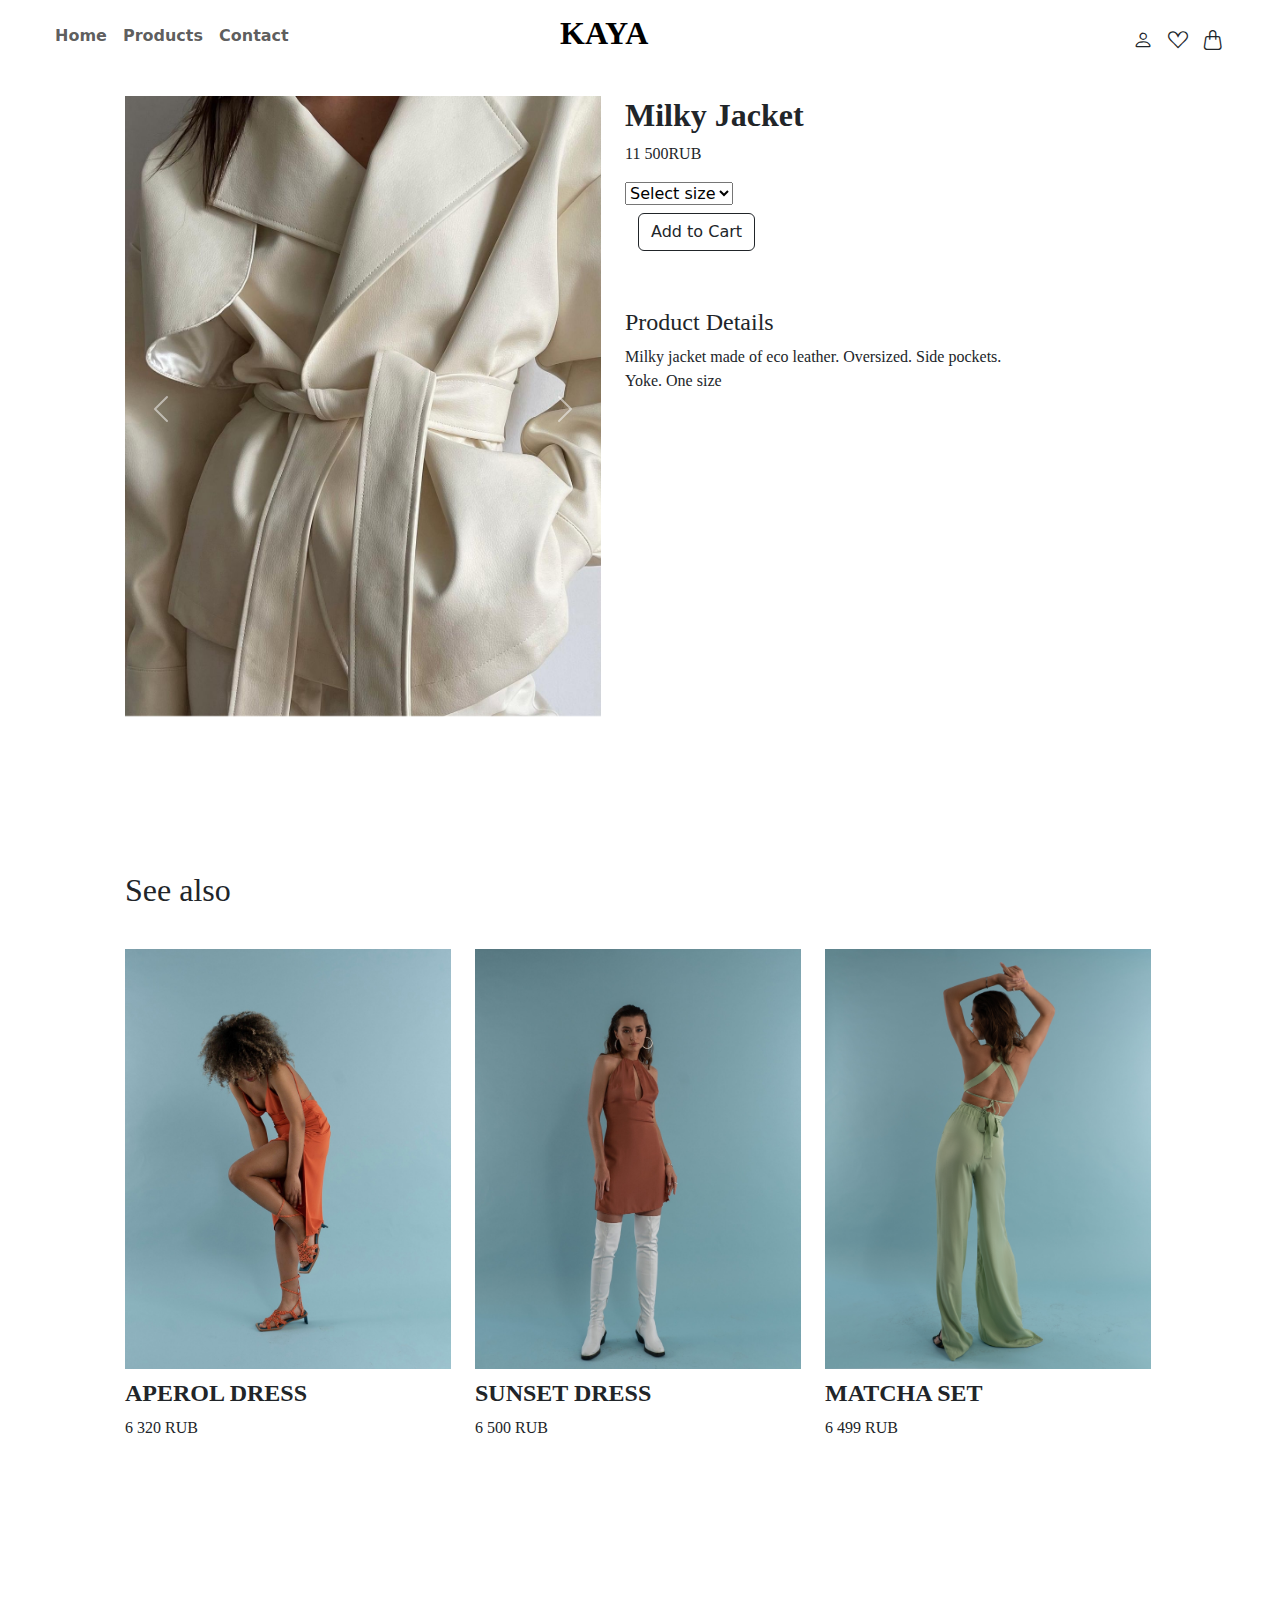
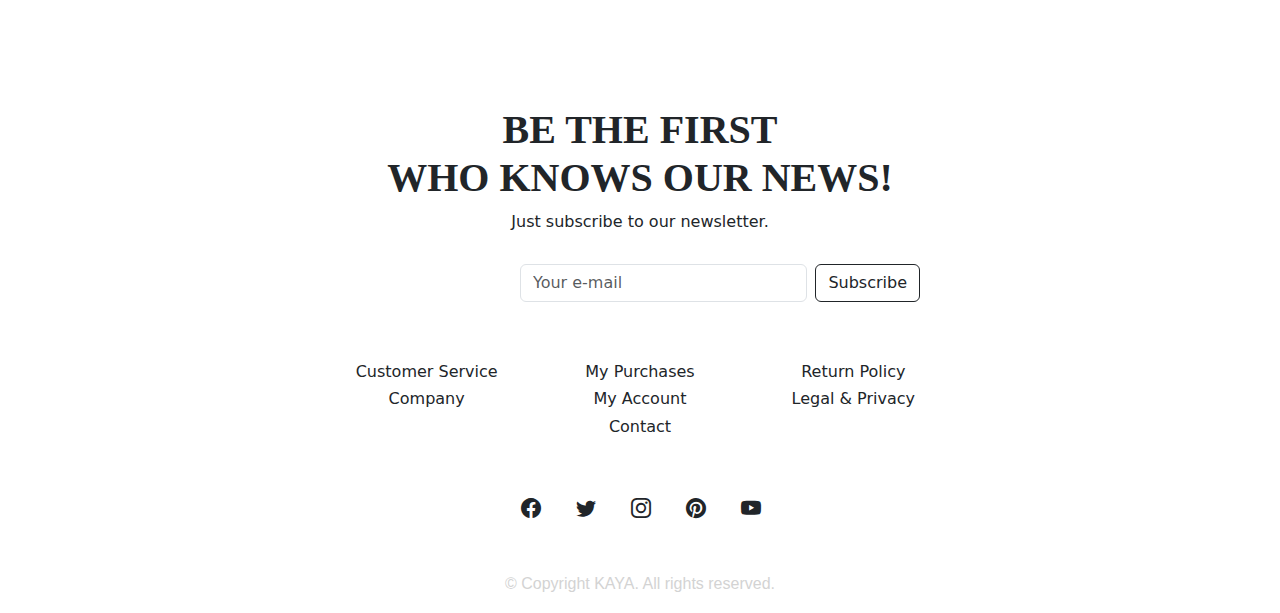
<file: product-details.html>
<!DOCTYPE html>
<html lang="en">
<head>
    <meta charset="UTF-8">
    <meta http-equiv="X-UA-Compatible" content="IE=edge">
    <meta name = "viewport" content="width=device-width, initial-scale=1.0">
    <title>Product-details - KAYA</title>
    <link rel="stylesheet" href="style.css">
    <link rel="stylesheet" href="https://cdn.jsdelivr.net/npm/bootstrap-icons@1.6.1/font/bootstrap-icons.css">
    <link href="https://cdn.jsdelivr.net/npm/bootstrap@5.1.3/dist/css/bootstrap.min.css" rel="stylesheet" >
    <script src="https://cdn.jsdelivr.net/npm/bootstrap@5.1.3/dist/js/bootstrap.bundle.min.js" ></script>
</head>
<body>
    <section id="home" class="home">
        <nav class="navbar navbar-expand-lg navbar-light">
            <div class="container-fluid">
              <a class="navbar-brand" href="#">
                  <h2>KAYA</h2>
                </a>
              <button class="navbar-toggler" type="button" data-bs-toggle="collapse" data-bs-target="#navbarSupportedContent" aria-controls="navbarSupportedContent" aria-expanded="false" aria-label="Toggle navigation">
                <i class="bi bi-list"></i>
              </button>
              <div class="collapse navbar-collapse" id="navbarSupportedContent">
                <ul class="navbar-nav me-auto mb-2 mb-lg-0">
                  <li class="nav-item">
                    <a class="nav-link" href="index.html">Home</a>
                  </li>
                  <li class="nav-item">
                    <a class="nav-link" href="index.html">Products</a>
                  </li>
                  <li class="nav-item">
                    <a class="nav-link" href="index.html">Contact</a>
                  </li>
                </ul>

                <ul class="right-menu ml-auto">
                    <li><i class="bi bi-person"></i></li>
                    <li><i class="bi bi-suit-heart"></i></li>
                    <li><i class="bi bi-handbag"></i></li>
                </ul>

              </div>
            </div>
          </nav>
    </section>

    <div class="small-container">
      <div class="row">
        <div class="col-2">
  
          <div id="carouselExampleFade" class="carousel slide carousel-fade" data-bs-ride="carousel">
            <div class="carousel-inner">
              <div class="carousel-item active">
                <img src="images/jackets1.jpg" class="d-block w-100">
              </div>
              <div class="carousel-item">
                <img src="images/jc2.png" class="d-block w-100">
              </div>
              <div class="carousel-item">
                <img src="images/jc3.jpg" class="d-block w-100">
              </div>
            </div>
            <button class="carousel-control-prev" type="button" data-bs-target="#carouselExampleFade" data-bs-slide="prev">
              <span class="carousel-control-prev-icon" aria-hidden="true"></span>
              <span class="visually-hidden">Previous</span>
            </button>
            <button class="carousel-control-next" type="button" data-bs-target="#carouselExampleFade" data-bs-slide="next">
              <span class="carousel-control-next-icon" aria-hidden="true"></span>
              <span class="visually-hidden">Next</span>
            </button>
          </div>

        </div>
        <div class="col-3">
          <h2>Milky Jacket</h2>
          <p>11 500RUB</p>
          <select>
            <option>Select size</option>
            <option>S</option>
            <option>M</option>
            <option>L</option>
          </select>
          <div class="btn">
            <button class="btn btn-outline-dark" type="submit">Add to Cart</button>
          </div>
          <h4>Product Details</h4>
          <p>Milky jacket made of eco leather. Oversized. Side pockets. Yoke.
            One size</p>
        </div>
      </div>
    </div>

  

    <section id="products" class="products">
      <div class="row-2">
          <h2>See also</h2>
      </div>
      <div class="row">
       <div class="col-1">
           <img src="images/dress1.jfif">
           <h4>APEROL DRESS</h4>
           <p>6 320 RUB</p>
       </div>
       <div class="col-1">
        <img src="images/dress2.jfif">
        <h4>SUNSET DRESS</h4>
        <p>6 500 RUB</p>
    </div>
    <div class="col-1">
        <img src="images/set.png">
        <h4>MATCHA SET</h4>
        <p>6 499 RUB</p>
    </div>
      </div>

</section>

   
<section id="contact" class="contact">
    <div class="footer">
        <h1 class="sb1">BE THE FIRST<br/> WHO KNOWS OUR NEWS!</h1>
        <p>Just subscribe to our newsletter.</p>
            <form class="d-flex">
                <input class="form-control me-2" type="search" placeholder="Your e-mail" aria-label="Search">
                <button class="btn btn-outline-dark" type="submit">Subscribe</button>
              </form>
              <div class="container">
                <div class="row">
                    <div class="footer-col-1">
                        <h6>Customer Service</h6>
                    </div>
                    <div class="footer-col-2">
                        <h6>My Purchases</h6>
                    </div>
                    <div class="footer-col-3">
                        <h6>Return Policy</h6>
                    </div>
                    <div class="footer-col-4">
                        <h6>Company</h6>
                    </div>
                    <div class="footer-col-5">
                        <h6>My Account</h6>
                    </div>
                    <div class="footer-col-6">
                        <h6>Legal & Privacy</h6>
                    </div>
                    <div class="footer-col-7">
                        <h6>Contact</h6>
                    </div>
                </div>
            </div>
            <div class="logo">
                <ul class="logo1">
                    <li><i class="bi bi-facebook"></i></i></li>
                    <li><i class="bi bi-twitter"></i></li>
                    <li><i class="bi bi-instagram"></i></i></li>
                    <li><i class="bi bi-pinterest"></i></li>
                    <li><i class="bi bi-youtube"></i></li>
                </ul>
            </div>
            <div class="ft">
                <h6>© Copyright KAYA. All rights reserved.</h6>
            </div>
        </div> 
   </div>
</section>

</body>
</html>
</file>
<file: style.css>
*{
    margin: 0;
    padding: 0;
}

.nav-item{
    font-weight: bold;
}

.navbar-brand h2{
    font-weight: bold;
    font-family: 'Times New Roman', Times, serif;
    line-height: 7px;
    
}

.right-menu li{
    display: inline-block;
    margin-top: 25px !important;
}

.right-menu li .bi{
    font-size: 20px;
    margin-right: 10px;
    cursor: pointer;
}

.navbar-brand{
    width: 160px;
    left: 50%;
    top: 25px;
    transform: translateX(-50%);
    position: absolute;
}

.navbar{
    padding: 0 35px !important;
}

.navbar-toggler{
    border: none !important;
    outline: none !important;
    padding: 0 !important;
    margin-top: 30px;
}

.navbar-toggler .bi{
    font-size: 30px;
    cursor: pointer;
}

.carousel-item{
    height: 625px;
}

.products{
    max-width: 1080px;
    margin: auto;
    padding-left: 25px;
    padding-right: 25px;
}

.row-2{
    margin: 120px auto 40px;
}

.row-2 h2{
    font-family:Cambria, Cochin, Georgia, Times, 'Times New Roman', serif;
}

.col-1{
    flex-basis: 30%;
    min-width: 350px;
    margin-bottom: 30px;
    
}

.col-1 img{
    width: 100%;
    height: 420px;
    transition: all .5s ease-out 0s;
}

.col-1 img:hover{
    transform: scale(0.9);
    opacity: 0.6;
}

.col-1 h4{
    margin-top: 10px;
    font-family: 'Times New Roman', Times, serif;
    font-weight: bold;
}

.col-1 p{
    font-family: 'Times New Roman', Times, serif;
}

.footer{
    left: 50%;
    transform: translateX(-50%);
    position: absolute;
    margin-top: 220px;
    text-align: center;
}

.footer h1{
    font-family: 'Times New Roman', Times, serif;
    font-weight: bold;
}

.container{
    padding: 60px 0 20px;
}

.d-flex{
    width: 400px;
    margin-left: 200px;
    margin-top: 30px;
}

.footer-col-1, .footer-col-2, .footer-col-3, .footer-col-4, .footer-col-5, .footer-col-6, .footer-col-7{
    min-width: 170px;
    flex: 1;
    cursor: pointer;
    margin-top: 60px;
    
}

.logo1 li{
    display: inline-block;
    margin-top: 30px;
    margin-bottom: 20px;
}

.logo1 li .bi{
    font-size: 20px;
    margin-right: 30px;
    cursor: pointer;
}

.ft{
    margin-bottom: 20px;
    margin-top: 30px;
    color: lightgray;
    font-family: 'Gill Sans', 'Gill Sans MT', Calibri, 'Trebuchet MS', sans-serif;
}

.small-container{
    max-width: 1080px;
    margin: auto;
    padding-left: 25px;
    padding-right: 25px;
    margin-top: 25px;
}

.col-2{
   
    min-width: 500px;
    margin-bottom: 30px;
}

.col-2 img{
    width: 500;
    height: 620px;

}



.col-3 h2{
    font-family: 'Times New Roman', Times, serif;
    font-weight: bold;
}

.col-3 p{
    font-family: 'Times New Roman', Times, serif;
}


.col-3 h4{
    font-family: 'Times New Roman', Times, serif;
    margin-top: 50px;
}

.col-3 p{
    width: 400px;
}
</file>
